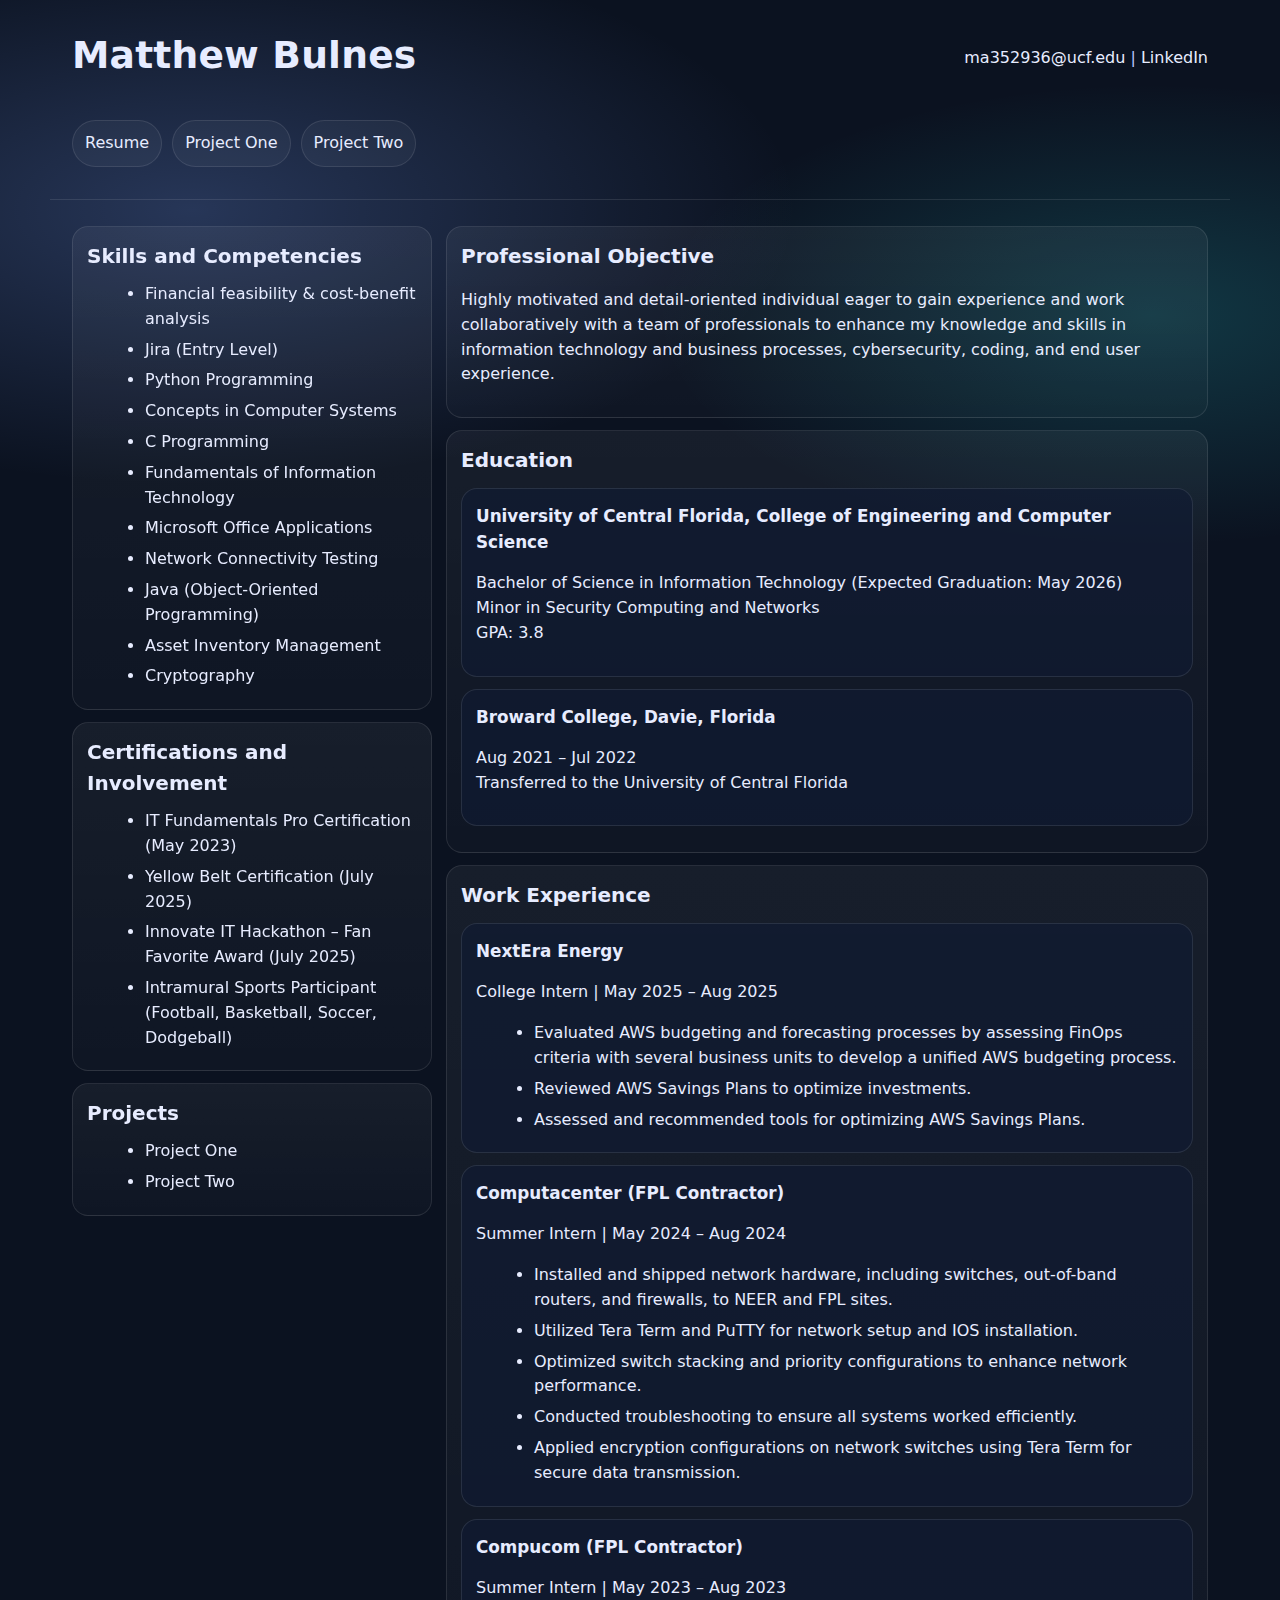
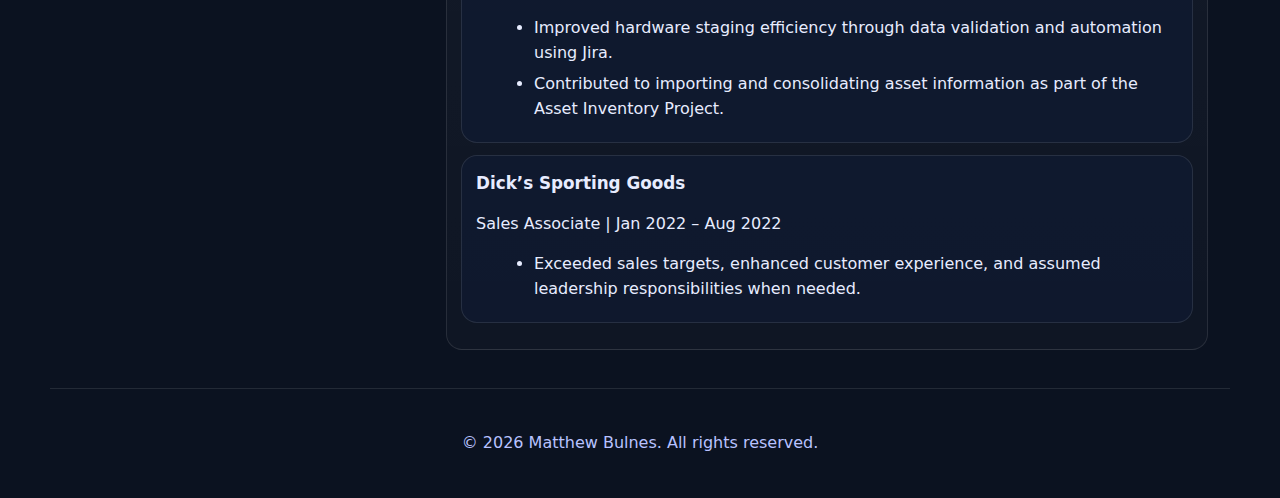
<file: index.html>
<!DOCTYPE html>
<html lang="en">
<head>
    <meta charset="UTF-8">
    <meta name="viewport" content="width=device-width, initial-scale=1">
    <title>Matthew Bulnes - Resume</title>
    <link rel="stylesheet" href="style.css">
</head>

<body>

<header>
    <h1>Matthew Bulnes</h1>
    <p>
        <a href="mailto:ma352936@ucf.edu">ma352936@ucf.edu</a> |
        <a href="https://www.linkedin.com/in/matthew-bulnes-18329126a/" target="_blank" rel="noopener">LinkedIn</a>
    </p>

    <nav>
        <ul>
            <li><a href="index.html">Resume</a></li>
            <li><a href="project1.html">Project One</a></li>
            <li><a href="project2.html">Project Two</a></li>
        </ul>
    </nav>
</header>

<main class="resume-layout">

    <!-- LEFT COLUMN (desktop), TOP (mobile) -->
    <div class="sidebar">
<section>
    <h2>Skills and Competencies</h2>
    <ul>
        <li>Financial feasibility &amp; cost-benefit analysis</li>
        <li>Jira (Entry Level)</li>
        <li>Python Programming</li>
        <li>Concepts in Computer Systems</li>
        <li>C Programming</li>
        <li>Fundamentals of Information Technology</li>
        <li>Microsoft Office Applications</li>
        <li>Network Connectivity Testing</li>
        <li>Java (Object-Oriented Programming)</li>
        <li>Asset Inventory Management</li>
        <li>Cryptography</li>
    </ul>
</section>

<section>
    <h2>Certifications and Involvement</h2>
    <ul>
        <li>IT Fundamentals Pro Certification (May 2023)</li>
        <li>Yellow Belt Certification (July 2025)</li>
        <li>Innovate IT Hackathon – Fan Favorite Award (July 2025)</li>
        <li>Intramural Sports Participant (Football, Basketball, Soccer, Dodgeball)</li>
    </ul>
</section>

<section>
    <h2>Projects</h2>
    <ul>
        <li><a href="project1.html">Project One</a></li>
        <li><a href="project2.html">Project Two</a></li>
    </ul>
</section>
    </div>

    <!-- RIGHT COLUMN (desktop), BELOW (mobile) -->
    <div class="content">
<section>
    <h2>Professional Objective</h2>
    <p>
        Highly motivated and detail-oriented individual eager to gain experience and work collaboratively
        with a team of professionals to enhance my knowledge and skills in information technology and
        business processes, cybersecurity, coding, and end user experience.
    </p>
</section>

<section>
    <h2>Education</h2>
    <article>
        <h3>University of Central Florida, College of Engineering and Computer Science</h3>
        <p>
            Bachelor of Science in Information Technology (Expected Graduation: May 2026)<br>
            Minor in Security Computing and Networks<br>
            GPA: 3.8
        </p>
    </article>

    <article>
        <h3>Broward College, Davie, Florida</h3>
        <p>
            Aug 2021 – Jul 2022<br>
            Transferred to the University of Central Florida
        </p>
    </article>
</section>

<section>
    <h2>Work Experience</h2>

    <article>
        <h3>NextEra Energy</h3>
        <p>College Intern | May 2025 – Aug 2025</p>
        <ul>
            <li>
                Evaluated AWS budgeting and forecasting processes by assessing FinOps criteria with several
                business units to develop a unified AWS budgeting process.
            </li>
            <li>Reviewed AWS Savings Plans to optimize investments.</li>
            <li>Assessed and recommended tools for optimizing AWS Savings Plans.</li>
        </ul>
    </article>

    <article>
        <h3>Computacenter (FPL Contractor)</h3>
        <p>Summer Intern | May 2024 – Aug 2024</p>
        <ul>
            <li>Installed and shipped network hardware, including switches, out-of-band routers, and firewalls, to NEER and FPL sites.</li>
            <li>Utilized Tera Term and PuTTY for network setup and IOS installation.</li>
            <li>Optimized switch stacking and priority configurations to enhance network performance.</li>
            <li>Conducted troubleshooting to ensure all systems worked efficiently.</li>
            <li>Applied encryption configurations on network switches using Tera Term for secure data transmission.</li>
        </ul>
    </article>

    <article>
        <h3>Compucom (FPL Contractor)</h3>
        <p>Summer Intern | May 2023 – Aug 2023</p>
        <ul>
            <li>Improved hardware staging efficiency through data validation and automation using Jira.</li>
            <li>Contributed to importing and consolidating asset information as part of the Asset Inventory Project.</li>
        </ul>
    </article>

    <article>
        <h3>Dick’s Sporting Goods</h3>
        <p>Sales Associate | Jan 2022 – Aug 2022</p>
        <ul>
            <li>Exceeded sales targets, enhanced customer experience, and assumed leadership responsibilities when needed.</li>
        </ul>
    </article>
</section>
    </div>

</main>

<footer>
    <p>&copy; 2026 Matthew Bulnes. All rights reserved.</p>
</footer>

</body>
</html>
</file>
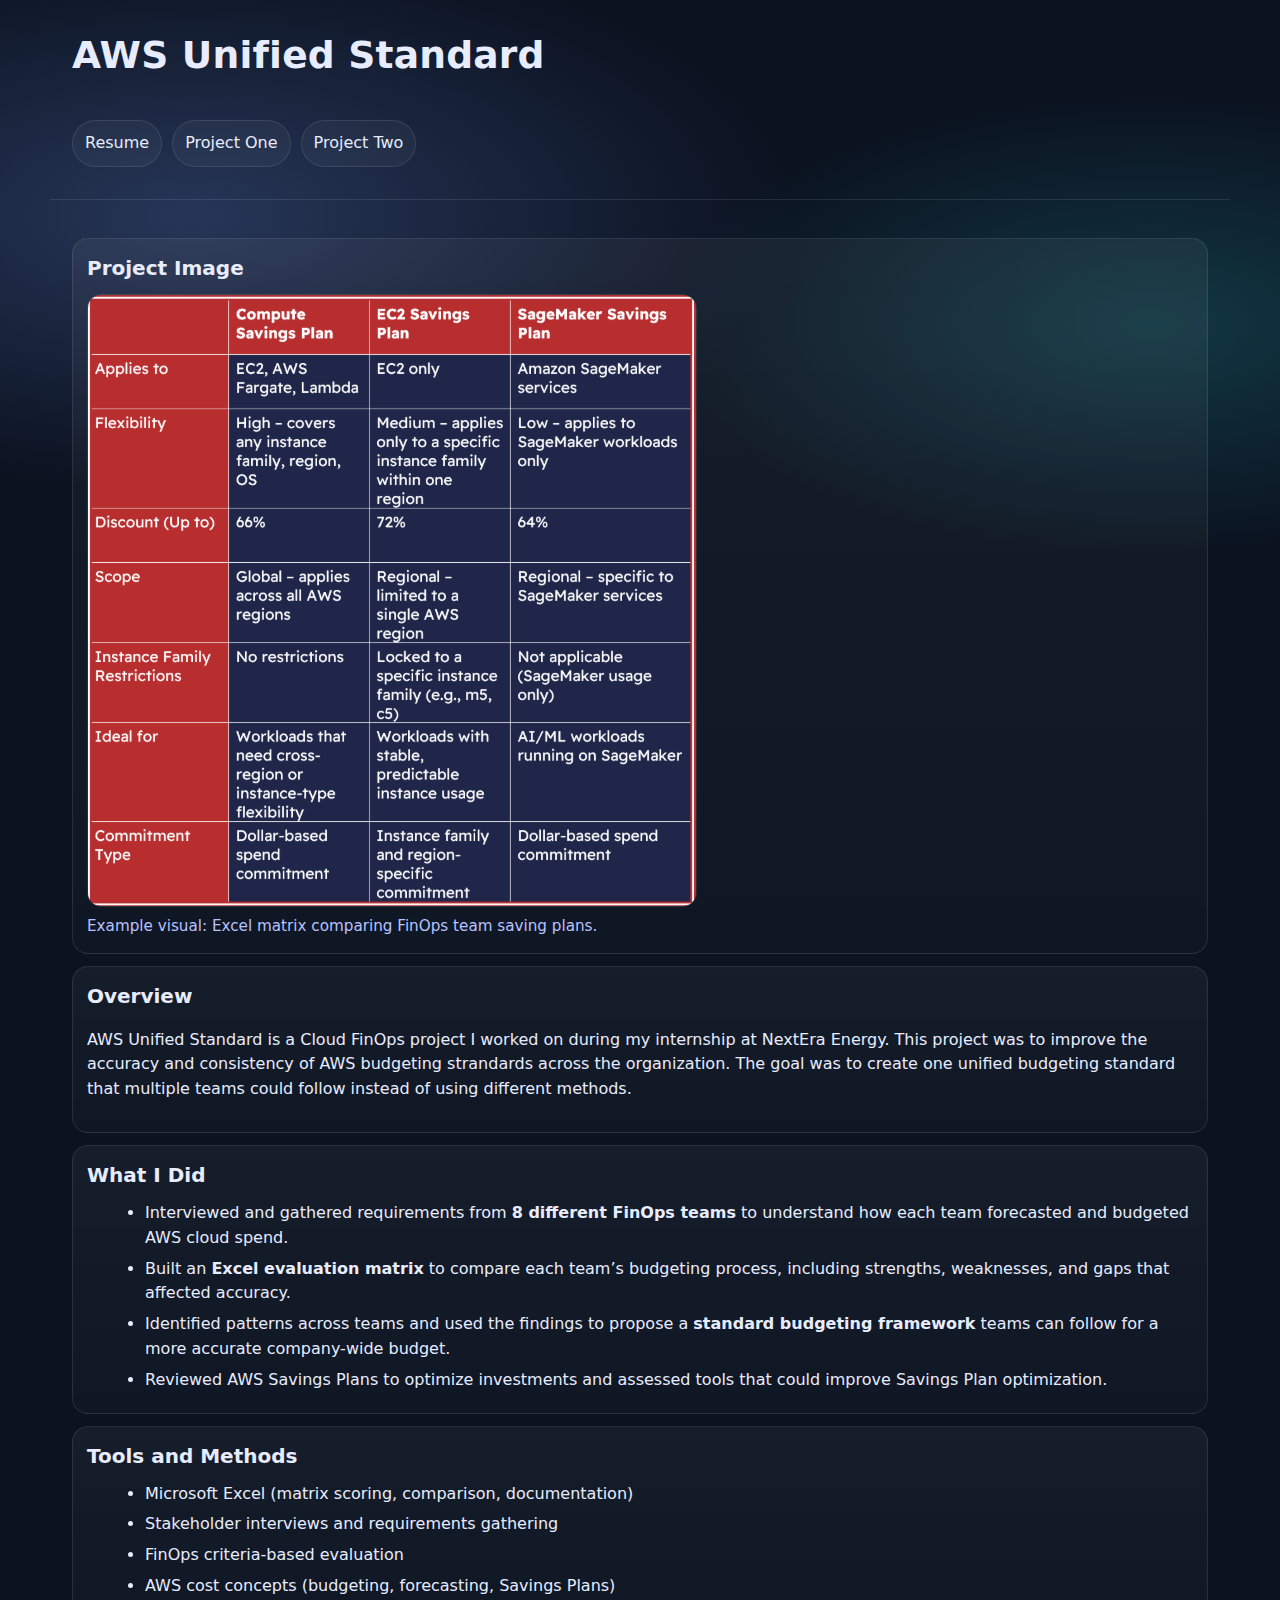
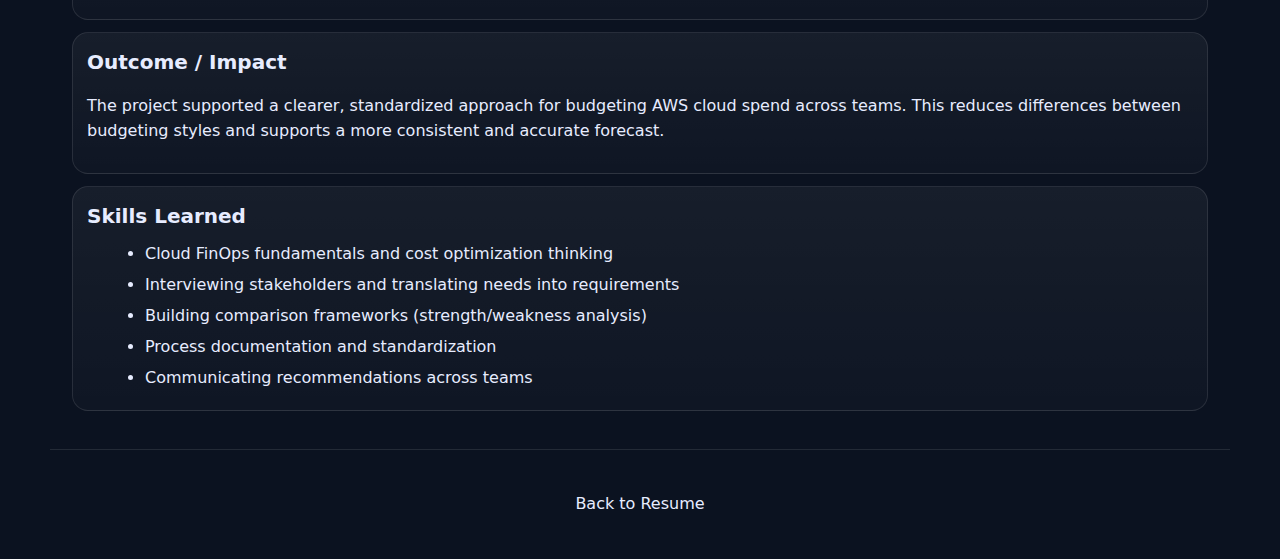
<file: project1.html>
<!DOCTYPE html>
<html lang="en">
<head>
  <meta charset="UTF-8">
  <meta name="viewport" content="width=device-width, initial-scale=1">
  <title>Project One - AWS Unified Standard</title>
  <link rel="stylesheet" href="style.css">
</head>

<body>

<header>
  <h1>AWS Unified Standard</h1>

  <nav>
    <ul>
      <li><a href="index.html">Resume</a></li>
      <li><a href="project1.html">Project One</a></li>
      <li><a href="project2.html">Project Two</a></li>
    </ul>
  </nav>
</header>

<main>

  <section>
    <h2>Project Image</h2>
    <figure>
      <img src="images/project1.png" alt="AWS Savings Plans graphic showing types of savings plans and discount rates">
      <figcaption>Example visual: Excel matrix comparing FinOps team saving plans.</figcaption>
    </figure>
  </section>

  <section>
    <h2>Overview</h2>
    <p>
      AWS Unified Standard is a Cloud FinOps project I worked on during my internship at NextEra Energy. This project was to improve the accuracy
      and consistency of AWS budgeting strandards across the organization. The goal was to create one unified budgeting
      standard that multiple teams could follow instead of using different methods.
    </p>
  </section>

  <section>
    <h2>What I Did</h2>
    <ul>
      <li>
        Interviewed and gathered requirements from <strong>8 different FinOps teams</strong> to understand how each team
        forecasted and budgeted AWS cloud spend.
      </li>
      <li>
        Built an <strong>Excel evaluation matrix</strong> to compare each team’s budgeting process, including strengths,
        weaknesses, and gaps that affected accuracy.
      </li>
      <li>
        Identified patterns across teams and used the findings to propose a <strong>standard budgeting framework</strong>
        teams can follow for a more accurate company-wide budget.
      </li>
      <li>
        Reviewed AWS Savings Plans to optimize investments and assessed tools that could improve Savings Plan optimization.
      </li>
    </ul>
  </section>

  <section>
    <h2>Tools and Methods</h2>
    <ul>
      <li>Microsoft Excel (matrix scoring, comparison, documentation)</li>
      <li>Stakeholder interviews and requirements gathering</li>
      <li>FinOps criteria-based evaluation</li>
      <li>AWS cost concepts (budgeting, forecasting, Savings Plans)</li>
    </ul>
  </section>

  <section>
    <h2>Outcome / Impact</h2>
    <p>
      The project supported a clearer, standardized approach for budgeting AWS cloud spend across teams.
      This reduces differences between budgeting styles and supports a more consistent and accurate forecast.
    </p>
  </section>

  <section>
    <h2>Skills Learned</h2>
    <ul>
      <li>Cloud FinOps fundamentals and cost optimization thinking</li>
      <li>Interviewing stakeholders and translating needs into requirements</li>
      <li>Building comparison frameworks (strength/weakness analysis)</li>
      <li>Process documentation and standardization</li>
      <li>Communicating recommendations across teams</li>
    </ul>
  </section>

</main>

<footer>
  <p><a href="index.html">Back to Resume</a></p>
</footer>

</body>
</html>
</file>
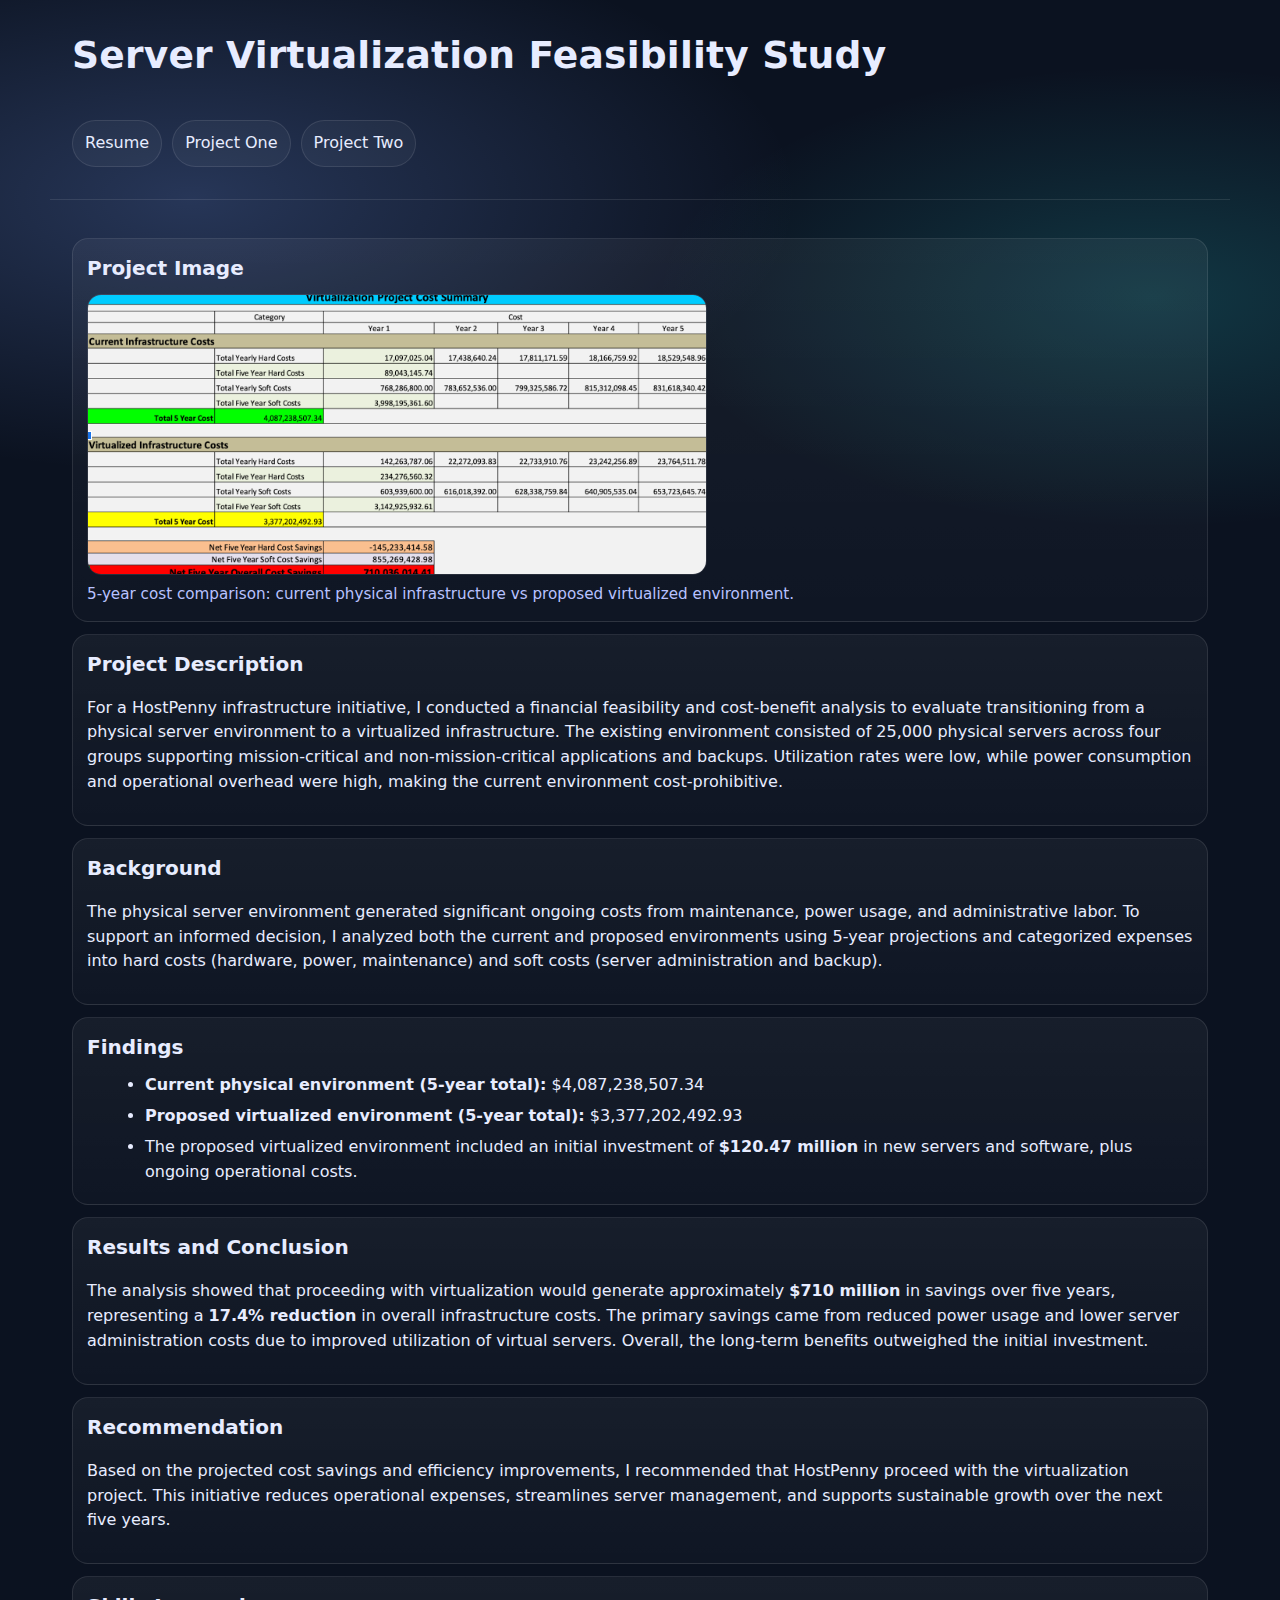
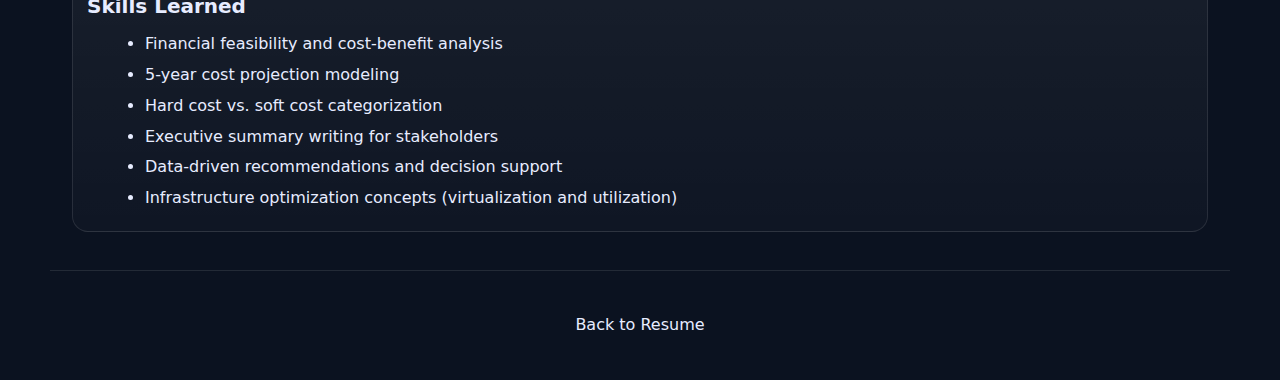
<file: project2.html>
<!DOCTYPE html>
<html lang="en">
<head>
  <meta charset="UTF-8">
  <meta name="viewport" content="width=device-width, initial-scale=1">
  <title>Project Two - Server Virtualization Feasibility Study</title>
  <link rel="stylesheet" href="style.css">
</head>

<body>

<header>
  <h1>Server Virtualization Feasibility Study</h1>

  <nav>
    <ul>
      <li><a href="index.html">Resume</a></li>
      <li><a href="project1.html">Project One</a></li>
      <li><a href="project2.html">Project Two</a></li>
    </ul>
  </nav>
</header>

<main>

  <section>
    <h2>Project Image</h2>
    <figure>
      <img src="images/project2.png" alt="Cost summary table comparing current physical servers vs proposed virtualized infrastructure over 5 years">
      <figcaption>5-year cost comparison: current physical infrastructure vs proposed virtualized environment.</figcaption>
    </figure>
  </section>

  <section>
    <h2>Project Description</h2>
    <p>
      For a HostPenny infrastructure initiative, I conducted a financial feasibility and cost-benefit analysis
      to evaluate transitioning from a physical server environment to a virtualized infrastructure. The existing
      environment consisted of 25,000 physical servers across four groups supporting mission-critical and
      non-mission-critical applications and backups. Utilization rates were low, while power consumption and
      operational overhead were high, making the current environment cost-prohibitive.
    </p>
  </section>

  <section>
    <h2>Background</h2>
    <p>
      The physical server environment generated significant ongoing costs from maintenance, power usage,
      and administrative labor. To support an informed decision, I analyzed both the current and proposed
      environments using 5-year projections and categorized expenses into hard costs (hardware, power,
      maintenance) and soft costs (server administration and backup).
    </p>
  </section>

  <section>
    <h2>Findings</h2>
    <ul>
      <li><strong>Current physical environment (5-year total):</strong> $4,087,238,507.34</li>
      <li><strong>Proposed virtualized environment (5-year total):</strong> $3,377,202,492.93</li>
      <li>
        The proposed virtualized environment included an initial investment of <strong>$120.47 million</strong>
        in new servers and software, plus ongoing operational costs.
      </li>
    </ul>
  </section>

  <section>
    <h2>Results and Conclusion</h2>
    <p>
      The analysis showed that proceeding with virtualization would generate approximately <strong>$710 million</strong>
      in savings over five years, representing a <strong>17.4% reduction</strong> in overall infrastructure costs.
      The primary savings came from reduced power usage and lower server administration costs due to improved
      utilization of virtual servers. Overall, the long-term benefits outweighed the initial investment.
    </p>
  </section>

  <section>
    <h2>Recommendation</h2>
    <p>
      Based on the projected cost savings and efficiency improvements, I recommended that HostPenny proceed
      with the virtualization project. This initiative reduces operational expenses, streamlines server management,
      and supports sustainable growth over the next five years.
    </p>
  </section>

  <section>
    <h2>Skills Learned</h2>
    <ul>
      <li>Financial feasibility and cost-benefit analysis</li>
      <li>5-year cost projection modeling</li>
      <li>Hard cost vs. soft cost categorization</li>
      <li>Executive summary writing for stakeholders</li>
      <li>Data-driven recommendations and decision support</li>
      <li>Infrastructure optimization concepts (virtualization and utilization)</li>
    </ul>
  </section>

</main>

<footer>
  <p><a href="index.html">Back to Resume</a></p>
</footer>

</body>
</html>
</file>
<file: style.css>
/* =========================
   Base + Variables
========================= */
:root{
  --bg: #0b1220;
  --card: #0f1a33;
  --card2: #0c152b;
  --text: #e7ecff;
  --muted: #b8c2ff;
  --line: rgba(255,255,255,0.10);
  --accent: #7aa2ff;
  --accent2: #2de2e6;
}

*{ box-sizing: border-box; }

html, body{
  margin: 0;
  padding: 0;
}

body{
  font-family: system-ui, -apple-system, Segoe UI, Roboto, Arial, sans-serif;
  background:
    radial-gradient(1100px 500px at 15% 10%, rgba(122,162,255,0.25), transparent 55%),
    radial-gradient(900px 420px at 90% 15%, rgba(45,226,230,0.18), transparent 55%),
    var(--bg);
  color: var(--text);
  line-height: 1.55;
}

/* Make the whole page breathe */
header, main, footer{
  width: 100%;
  max-width: 980px;          /* mobile-friendly + clean */
  margin: 0 auto;
  padding: 18px 16px;
}

/* =========================
   Header
========================= */
header{
  border-bottom: 1px solid var(--line);
}

header h1{
  margin: 0 0 6px;
  font-size: 1.9rem;
  letter-spacing: 0.2px;
}

header p{
  margin: 0 0 12px;
  color: var(--muted);
}

a{
  color: var(--text);
  text-decoration: none;
  border-bottom: 1px solid transparent;
}

a:hover{
  color: var(--accent2);
  border-bottom-color: var(--accent2);
}

/* Nav */
nav ul{
  list-style: none;
  padding: 0;
  margin: 12px 0 0;
  display: flex;
  flex-wrap: wrap;
  gap: 10px;
}

nav a{
  display: inline-block;
  padding: 10px 12px;
  border: 1px solid var(--line);
  border-radius: 999px;
  background: rgba(255,255,255,0.04);
}

nav a:hover{
  background: rgba(45,226,230,0.10);
  border-color: rgba(45,226,230,0.35);
}

/* =========================
   Main cards
========================= */
main{
  display: block; /* mobile default */
}

section, article{
  background: linear-gradient(180deg, rgba(255,255,255,0.05), rgba(255,255,255,0.02));
  border: 1px solid var(--line);
  border-radius: 16px;
  padding: 14px 14px;
  margin: 12px 0;
}

h2{
  margin: 0 0 10px;
  font-size: 1.25rem;
}

h3{
  margin: 0 0 6px;
  font-size: 1.05rem;
}

ul{
  margin: 8px 0 0 18px;
}

li{ margin: 6px 0; }

article{
  background: rgba(15, 26, 51, 0.65);
}

figure{
  margin: 0;
}

img{
  max-width: 100%;
  height: auto;
  border-radius: 14px;
  border: 1px solid var(--line);
  display: block;
}

figcaption{
  color: var(--muted);
  margin-top: 8px;
  font-size: 0.95rem;
}

/* Footer */
footer{
  color: var(--muted);
  border-top: 1px solid var(--line);
  text-align: center;
}

/* =========================
   Resume Layout Helpers
========================= */
.resume-layout{
  display: block; /* mobile stacks */
}

.sidebar, .content{
  display: block;
}

/* =========================
   Desktop layout (different from mobile)
   Checked at 1920px wide (will apply much earlier too)
========================= */
@media (min-width: 900px){
  header, main, footer{
    max-width: 1180px;
    padding: 26px 22px;
  }

  header{
    display: grid;
    grid-template-columns: 1fr auto;
    gap: 12px;
    align-items: end;
  }

  header h1{
    font-size: 2.35rem;
  }

  header p{
    margin: 0;
    text-align: right;
    align-self: center;
  }

  nav{
    grid-column: 1 / -1;
  }

  /* Real “different layout”: two-column resume on desktop */
  .resume-layout{
    display: grid;
    grid-template-columns: 360px 1fr;
    gap: 14px;
    align-items: start;
  }

  .sidebar{
    position: sticky;
    top: 18px;
    align-self: start;
  }

  .sidebar section{
    margin-top: 0;
  }

  .content section{
    margin-top: 0;
  }
}

/* =========================
   Extra polish for very large screens (like 1920px)
========================= */
@media (min-width: 1600px){
  header, main, footer{
    max-width: 1320px;
  }

  body{
    font-size: 18px;
  }

  header h1{
    font-size: 2.6rem;
  }
}
</file>
